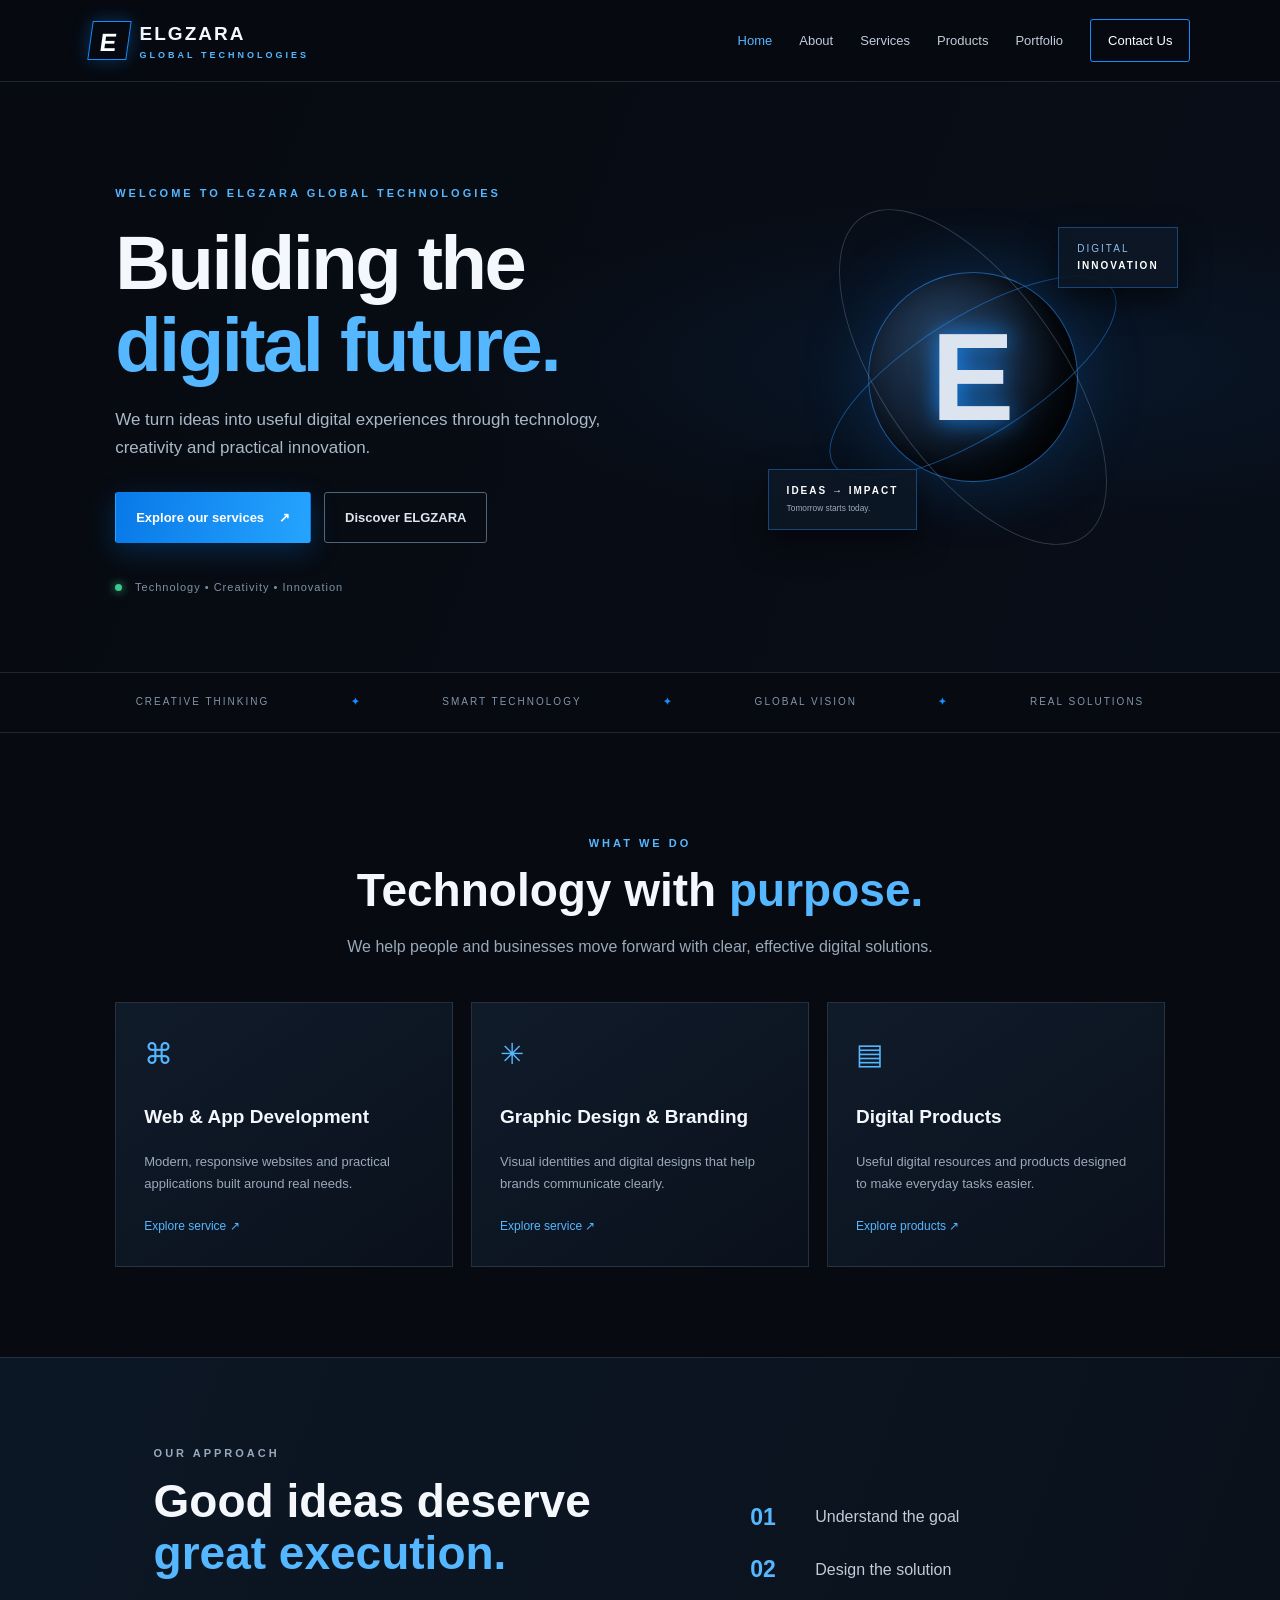
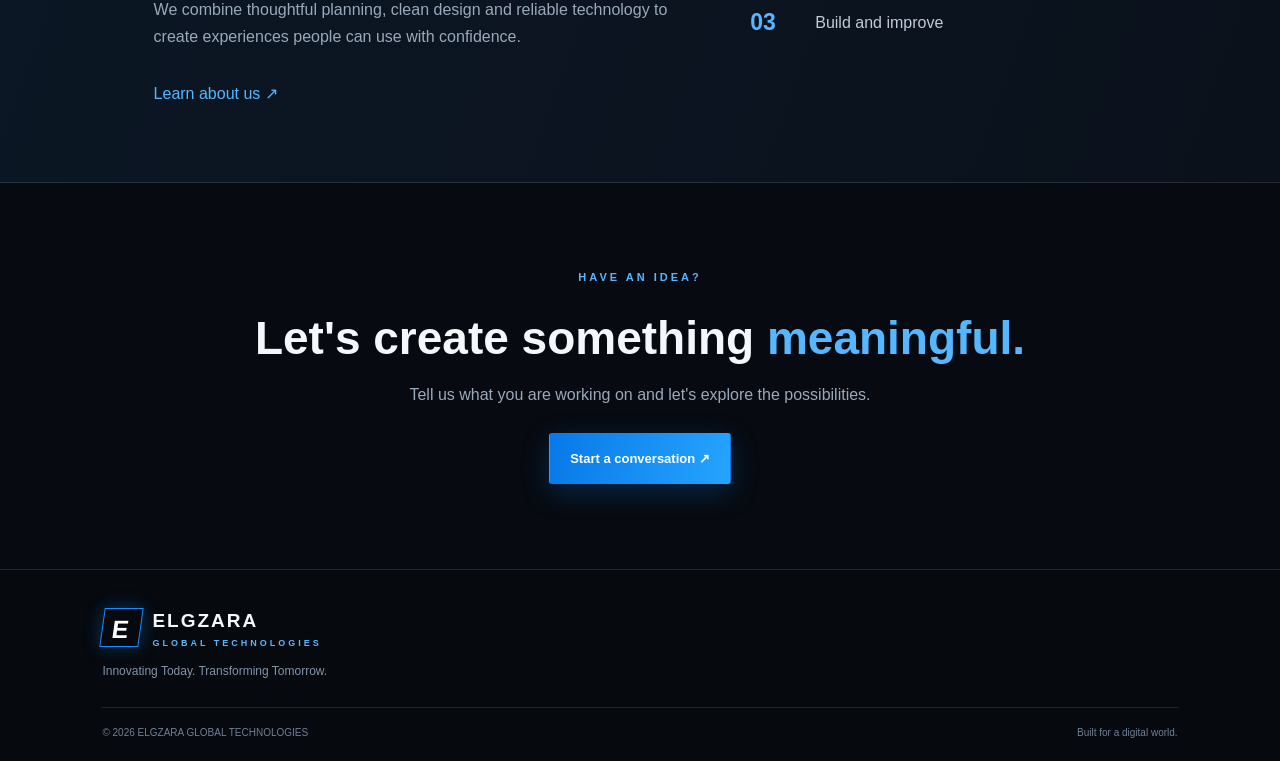
<file: index.html>
<!DOCTYPE html>
<html lang="en">
<head>
  <meta charset="UTF-8"><meta name="viewport" content="width=device-width, initial-scale=1">
  <meta name="description" content="ELGZARA GLOBAL TECHNOLOGIES builds digital experiences, websites, applications and creative solutions.">
  <title>ELGZARA GLOBAL TECHNOLOGIES | Home</title>
  <link rel="stylesheet" href="styles.css">
</head>
<body>
<header class="site-header"><a class="brand" href="index.html"><span class="brand-mark">E</span><span>ELGZARA<small>GLOBAL TECHNOLOGIES</small></span></a>
<button class="menu-toggle" aria-label="Open navigation" aria-expanded="false">☰</button>
<nav class="nav"><a class="active" href="index.html">Home</a><a href="about.html">About</a><a href="services.html">Services</a><a href="products.html">Products</a><a href="portfolio.html">Portfolio</a><a class="nav-cta" href="contact.html">Contact Us</a></nav></header>
<main>
<section class="hero">
  <div class="hero-glow"></div><div class="hero-content">
    <p class="eyebrow">WELCOME TO ELGZARA GLOBAL TECHNOLOGIES</p>
    <h1>Building the <span>digital future.</span></h1>
    <p class="hero-copy">We turn ideas into useful digital experiences through technology, creativity and practical innovation.</p>
    <div class="actions"><a class="button primary" href="services.html">Explore our services <span>↗</span></a><a class="button secondary" href="about.html">Discover ELGZARA</a></div>
    <div class="hero-note"><i></i> Technology • Creativity • Innovation</div>
  </div>
  <div class="hero-art" aria-hidden="true"><div class="orbit orbit-one"></div><div class="orbit orbit-two"></div><div class="globe"><span>E</span></div><div class="float-card card-top">DIGITAL<br><b>INNOVATION</b></div><div class="float-card card-bottom"><b>IDEAS → IMPACT</b><br><small>Tomorrow starts today.</small></div></div>
</section>
<section class="trust-strip"><span>CREATIVE THINKING</span><b>✦</b><span>SMART TECHNOLOGY</span><b>✦</b><span>GLOBAL VISION</span><b>✦</b><span>REAL SOLUTIONS</span></section>
<section class="section"><div class="section-heading"><p class="eyebrow">WHAT WE DO</p><h2>Technology with <span>purpose.</span></h2><p>We help people and businesses move forward with clear, effective digital solutions.</p></div>
<div class="cards">
  <article class="service-card"><div class="icon">⌘</div><h3>Web & App Development</h3><p>Modern, responsive websites and practical applications built around real needs.</p><a href="services.html">Explore service ↗</a></article>
  <article class="service-card"><div class="icon">✳</div><h3>Graphic Design & Branding</h3><p>Visual identities and digital designs that help brands communicate clearly.</p><a href="services.html">Explore service ↗</a></article>
  <article class="service-card"><div class="icon">▤</div><h3>Digital Products</h3><p>Useful digital resources and products designed to make everyday tasks easier.</p><a href="products.html">Explore products ↗</a></article>
</div></section>
<section class="feature-band"><div><p class="eyebrow">OUR APPROACH</p><h2>Good ideas deserve <span>great execution.</span></h2><p>We combine thoughtful planning, clean design and reliable technology to create experiences people can use with confidence.</p><a class="text-link" href="about.html">Learn about us ↗</a></div><div class="feature-stat"><strong>01</strong><span>Understand the goal</span><strong>02</strong><span>Design the solution</span><strong>03</strong><span>Build and improve</span></div></section>
<section class="cta-section"><p class="eyebrow">HAVE AN IDEA?</p><h2>Let's create something <span>meaningful.</span></h2><p>Tell us what you are working on and let's explore the possibilities.</p><a class="button primary" href="contact.html">Start a conversation ↗</a></section>
</main>
<footer class="footer"><a class="brand" href="index.html"><span class="brand-mark">E</span><span>ELGZARA<small>GLOBAL TECHNOLOGIES</small></span></a><p>Innovating Today. Transforming Tomorrow.</p><div class="footer-bottom"><span>© <span id="year"></span> ELGZARA GLOBAL TECHNOLOGIES</span><span>Built for a digital world.</span></div></footer>
<script src="script.js"></script></body></html>
</file>
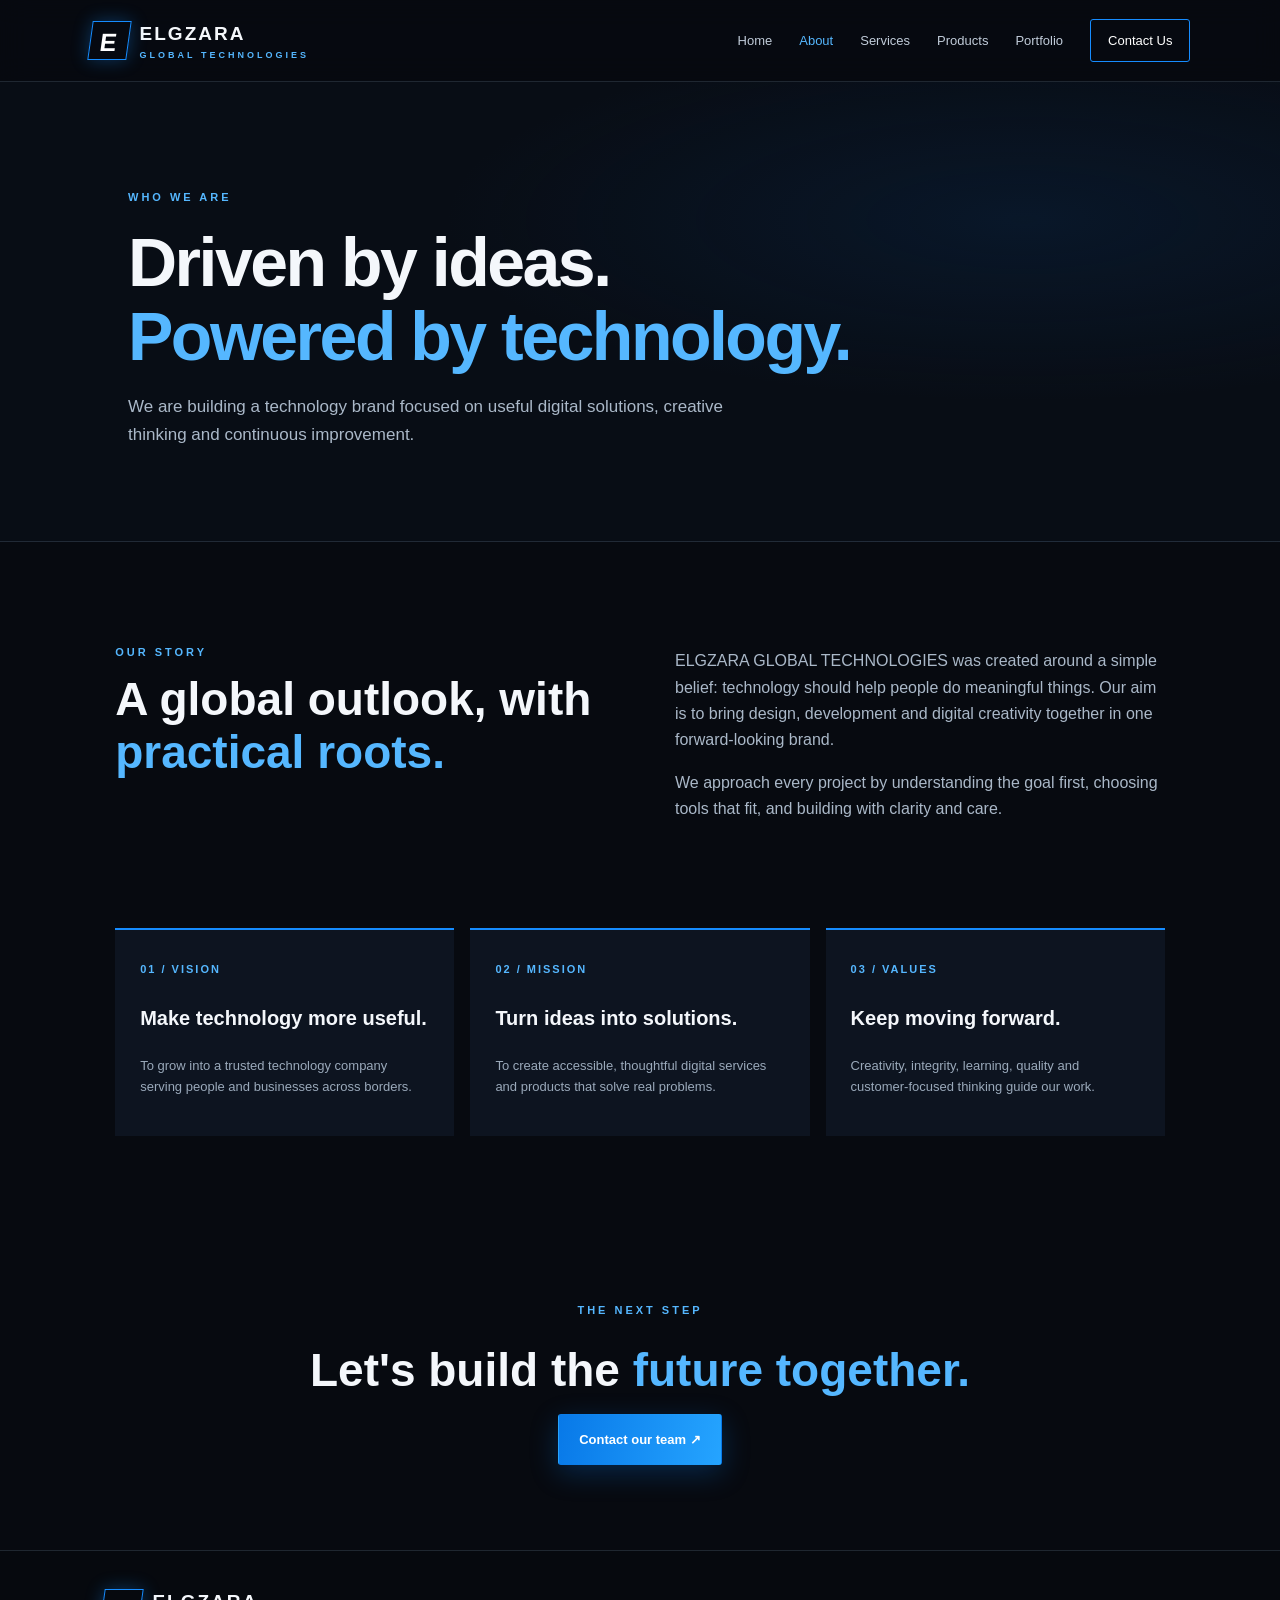
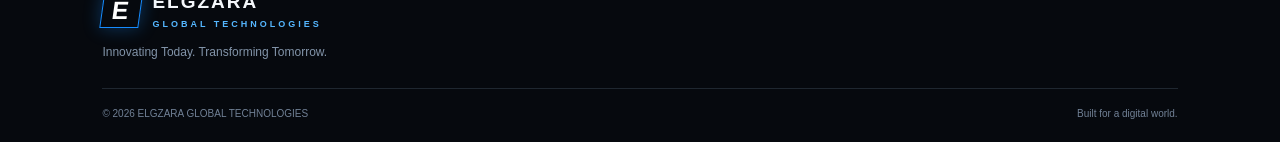
<file: about.html>
<!DOCTYPE html><html lang="en"><head><meta charset="UTF-8"><meta name="viewport" content="width=device-width, initial-scale=1"><meta name="description" content="Learn about ELGZARA GLOBAL TECHNOLOGIES."><title>About Us | ELGZARA GLOBAL TECHNOLOGIES</title><link rel="stylesheet" href="styles.css"></head><body>
<header class="site-header"><a class="brand" href="index.html"><span class="brand-mark">E</span><span>ELGZARA<small>GLOBAL TECHNOLOGIES</small></span></a><button class="menu-toggle" aria-label="Open navigation" aria-expanded="false">☰</button><nav class="nav"><a href="index.html">Home</a><a class="active" href="about.html">About</a><a href="services.html">Services</a><a href="products.html">Products</a><a href="portfolio.html">Portfolio</a><a class="nav-cta" href="contact.html">Contact Us</a></nav></header>
<main><section class="page-hero"><p class="eyebrow">WHO WE ARE</p><h1>Driven by ideas.<br><span>Powered by technology.</span></h1><p>We are building a technology brand focused on useful digital solutions, creative thinking and continuous improvement.</p></section>
<section class="section two-col"><div><p class="eyebrow">OUR STORY</p><h2>A global outlook, with <span>practical roots.</span></h2></div><div><p>ELGZARA GLOBAL TECHNOLOGIES was created around a simple belief: technology should help people do meaningful things. Our aim is to bring design, development and digital creativity together in one forward-looking brand.</p><p>We approach every project by understanding the goal first, choosing tools that fit, and building with clarity and care.</p></div></section>
<section class="values"><article><b>01 / VISION</b><h3>Make technology more useful.</h3><p>To grow into a trusted technology company serving people and businesses across borders.</p></article><article><b>02 / MISSION</b><h3>Turn ideas into solutions.</h3><p>To create accessible, thoughtful digital services and products that solve real problems.</p></article><article><b>03 / VALUES</b><h3>Keep moving forward.</h3><p>Creativity, integrity, learning, quality and customer-focused thinking guide our work.</p></article></section>
<section class="cta-section"><p class="eyebrow">THE NEXT STEP</p><h2>Let's build the <span>future together.</span></h2><a class="button primary" href="contact.html">Contact our team ↗</a></section></main>
<footer class="footer"><a class="brand" href="index.html"><span class="brand-mark">E</span><span>ELGZARA<small>GLOBAL TECHNOLOGIES</small></span></a><p>Innovating Today. Transforming Tomorrow.</p><div class="footer-bottom"><span>© <span id="year"></span> ELGZARA GLOBAL TECHNOLOGIES</span><span>Built for a digital world.</span></div></footer><script src="script.js"></script></body></html>
</file>
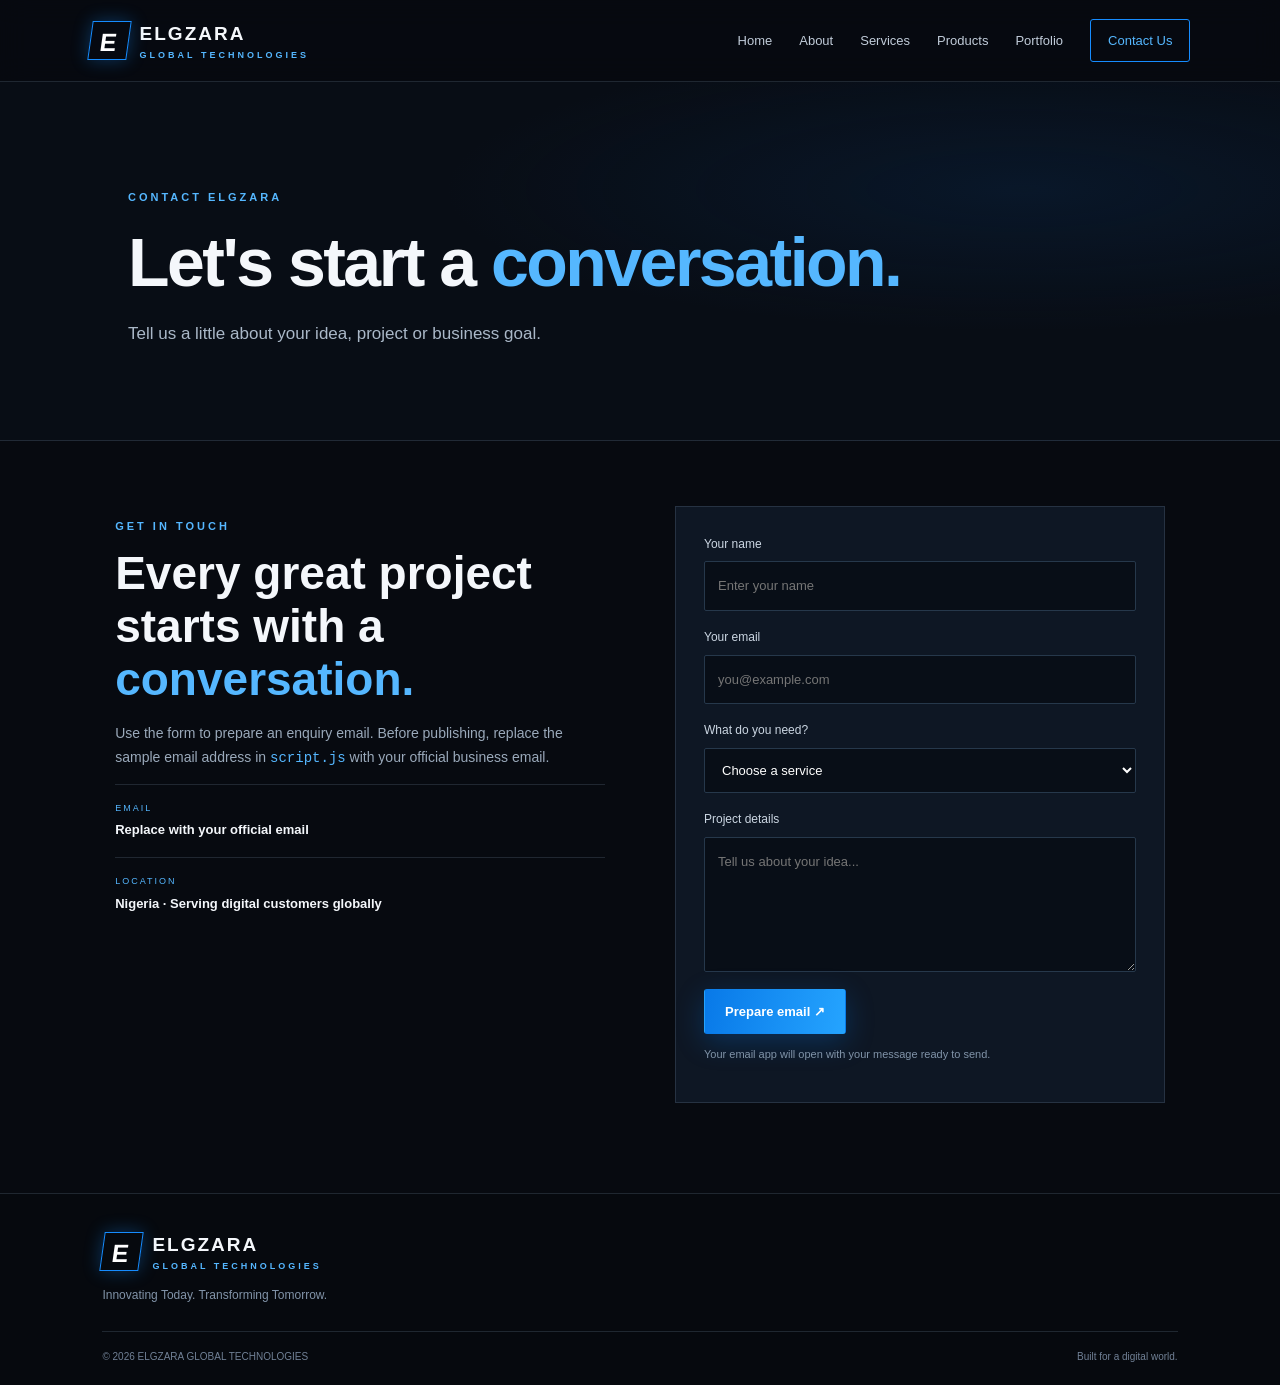
<file: contact.html>
<!DOCTYPE html><html lang="en"><head><meta charset="UTF-8"><meta name="viewport" content="width=device-width, initial-scale=1"><meta name="description" content="Contact ELGZARA GLOBAL TECHNOLOGIES about a project."><title>Contact | ELGZARA GLOBAL TECHNOLOGIES</title><link rel="stylesheet" href="styles.css"></head><body>
<header class="site-header"><a class="brand" href="index.html"><span class="brand-mark">E</span><span>ELGZARA<small>GLOBAL TECHNOLOGIES</small></span></a><button class="menu-toggle" aria-label="Open navigation" aria-expanded="false">☰</button><nav class="nav"><a href="index.html">Home</a><a href="about.html">About</a><a href="services.html">Services</a><a href="products.html">Products</a><a href="portfolio.html">Portfolio</a><a class="nav-cta active" href="contact.html">Contact Us</a></nav></header>
<main><section class="page-hero"><p class="eyebrow">CONTACT ELGZARA</p><h1>Let's start a <span>conversation.</span></h1><p>Tell us a little about your idea, project or business goal.</p></section>
<section class="contact-layout"><div><p class="eyebrow">GET IN TOUCH</p><h2>Every great project starts with a <span>conversation.</span></h2><p>Use the form to prepare an enquiry email. Before publishing, replace the sample email address in <code>script.js</code> with your official business email.</p><div class="contact-detail"><span>EMAIL</span><b>Replace with your official email</b></div><div class="contact-detail"><span>LOCATION</span><b>Nigeria · Serving digital customers globally</b></div></div>
<form class="contact-form" id="contactForm"><label>Your name<input name="name" required placeholder="Enter your name"></label><label>Your email<input name="email" type="email" required placeholder="you@example.com"></label><label>What do you need?<select name="service" required><option value="">Choose a service</option><option>Web or app development</option><option>Graphic design and branding</option><option>AI video and creative media</option><option>e-Learning or digital products</option><option>Other enquiry</option></select></label><label>Project details<textarea name="message" rows="5" required placeholder="Tell us about your idea..."></textarea></label><button class="button primary" type="submit">Prepare email ↗</button><p class="form-note" id="formNote">Your email app will open with your message ready to send.</p></form></section></main>
<footer class="footer"><a class="brand" href="index.html"><span class="brand-mark">E</span><span>ELGZARA<small>GLOBAL TECHNOLOGIES</small></span></a><p>Innovating Today. Transforming Tomorrow.</p><div class="footer-bottom"><span>© <span id="year"></span> ELGZARA GLOBAL TECHNOLOGIES</span><span>Built for a digital world.</span></div></footer><script src="script.js"></script></body></html>
</file>
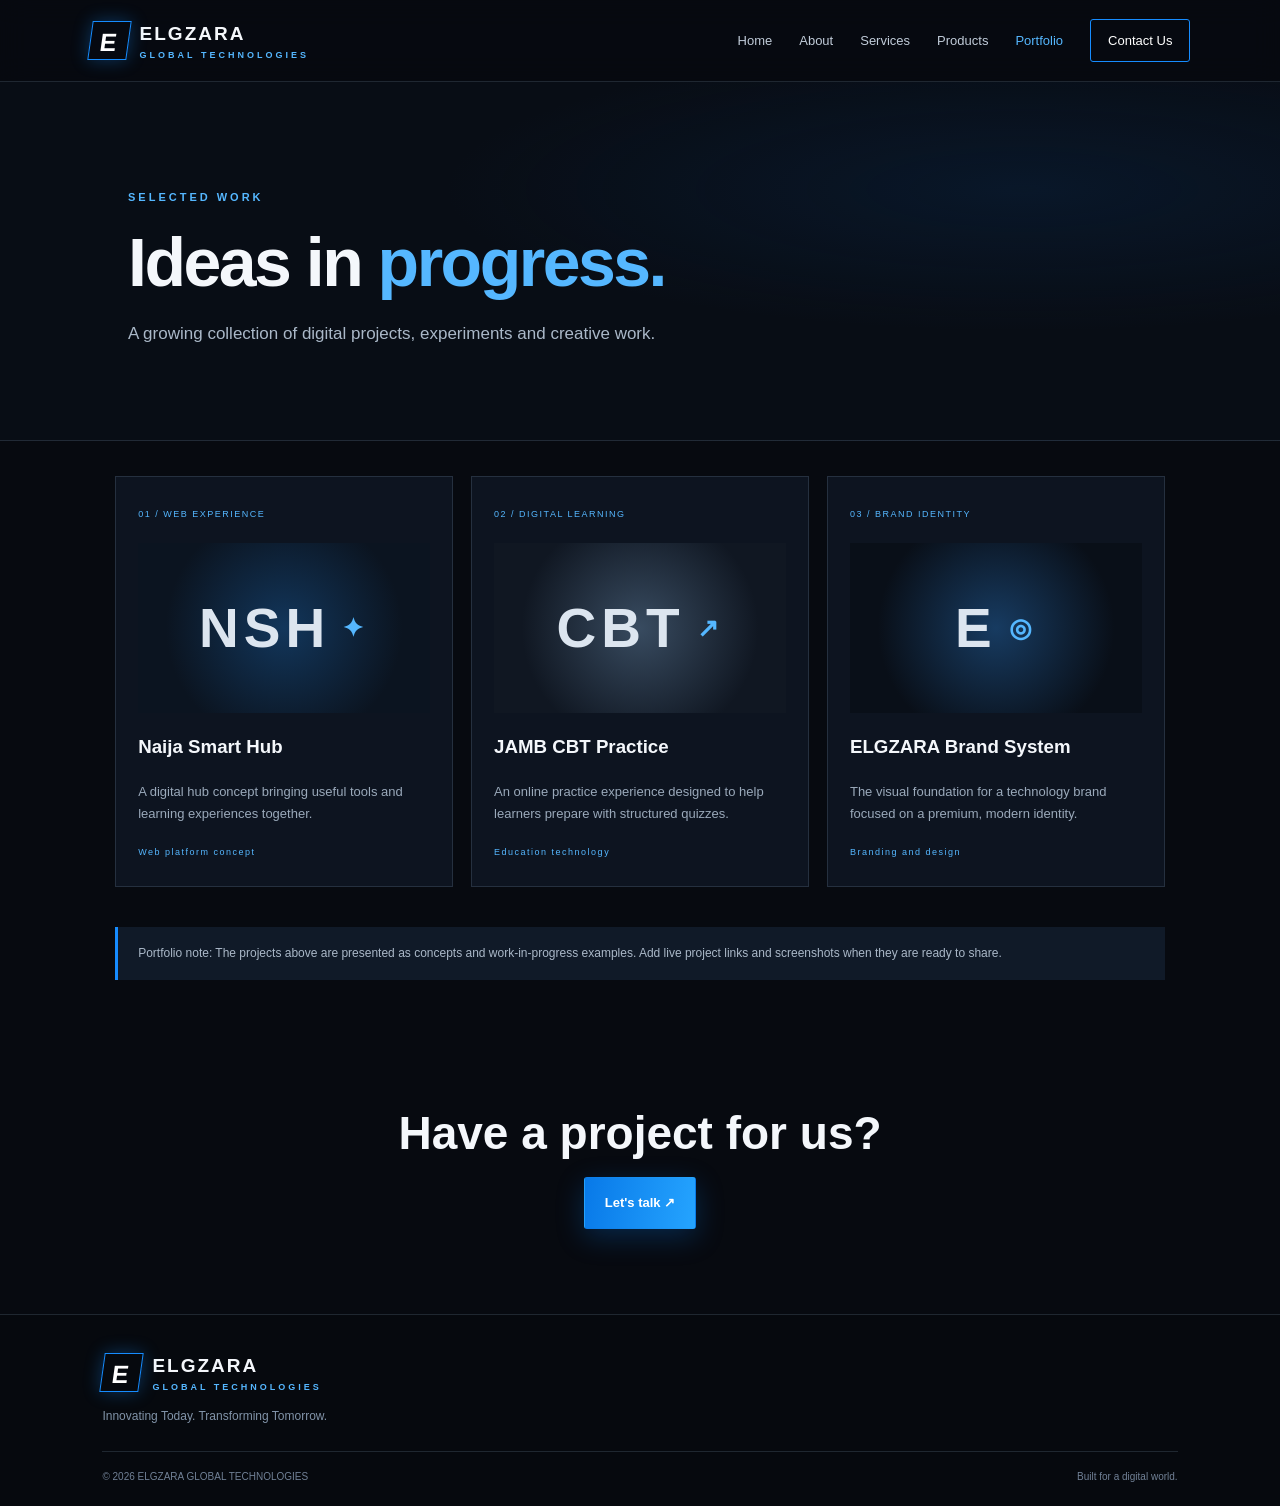
<file: portfolio.html>
<!DOCTYPE html><html lang="en"><head><meta charset="UTF-8"><meta name="viewport" content="width=device-width, initial-scale=1"><meta name="description" content="Portfolio and selected work from ELGZARA GLOBAL TECHNOLOGIES."><title>Portfolio | ELGZARA GLOBAL TECHNOLOGIES</title><link rel="stylesheet" href="styles.css"></head><body>
<header class="site-header"><a class="brand" href="index.html"><span class="brand-mark">E</span><span>ELGZARA<small>GLOBAL TECHNOLOGIES</small></span></a><button class="menu-toggle" aria-label="Open navigation" aria-expanded="false">☰</button><nav class="nav"><a href="index.html">Home</a><a href="about.html">About</a><a href="services.html">Services</a><a href="products.html">Products</a><a class="active" href="portfolio.html">Portfolio</a><a class="nav-cta" href="contact.html">Contact Us</a></nav></header>
<main><section class="page-hero"><p class="eyebrow">SELECTED WORK</p><h1>Ideas in <span>progress.</span></h1><p>A growing collection of digital projects, experiments and creative work.</p></section>
<section class="portfolio-grid"><article class="project-card project-blue"><span>01 / WEB EXPERIENCE</span><div class="project-art">NSH<span>✦</span></div><h3>Naija Smart Hub</h3><p>A digital hub concept bringing useful tools and learning experiences together.</p><small>Web platform concept</small></article><article class="project-card project-silver"><span>02 / DIGITAL LEARNING</span><div class="project-art">CBT<span>↗</span></div><h3>JAMB CBT Practice</h3><p>An online practice experience designed to help learners prepare with structured quizzes.</p><small>Education technology</small></article><article class="project-card project-dark"><span>03 / BRAND IDENTITY</span><div class="project-art">E<span>◎</span></div><h3>ELGZARA Brand System</h3><p>The visual foundation for a technology brand focused on a premium, modern identity.</p><small>Branding and design</small></article></section>
<div class="notice">Portfolio note: The projects above are presented as concepts and work-in-progress examples. Add live project links and screenshots when they are ready to share.</div><section class="cta-section"><h2>Have a project for us?</h2><a class="button primary" href="contact.html">Let's talk ↗</a></section></main>
<footer class="footer"><a class="brand" href="index.html"><span class="brand-mark">E</span><span>ELGZARA<small>GLOBAL TECHNOLOGIES</small></span></a><p>Innovating Today. Transforming Tomorrow.</p><div class="footer-bottom"><span>© <span id="year"></span> ELGZARA GLOBAL TECHNOLOGIES</span><span>Built for a digital world.</span></div></footer><script src="script.js"></script></body></html>
</file>
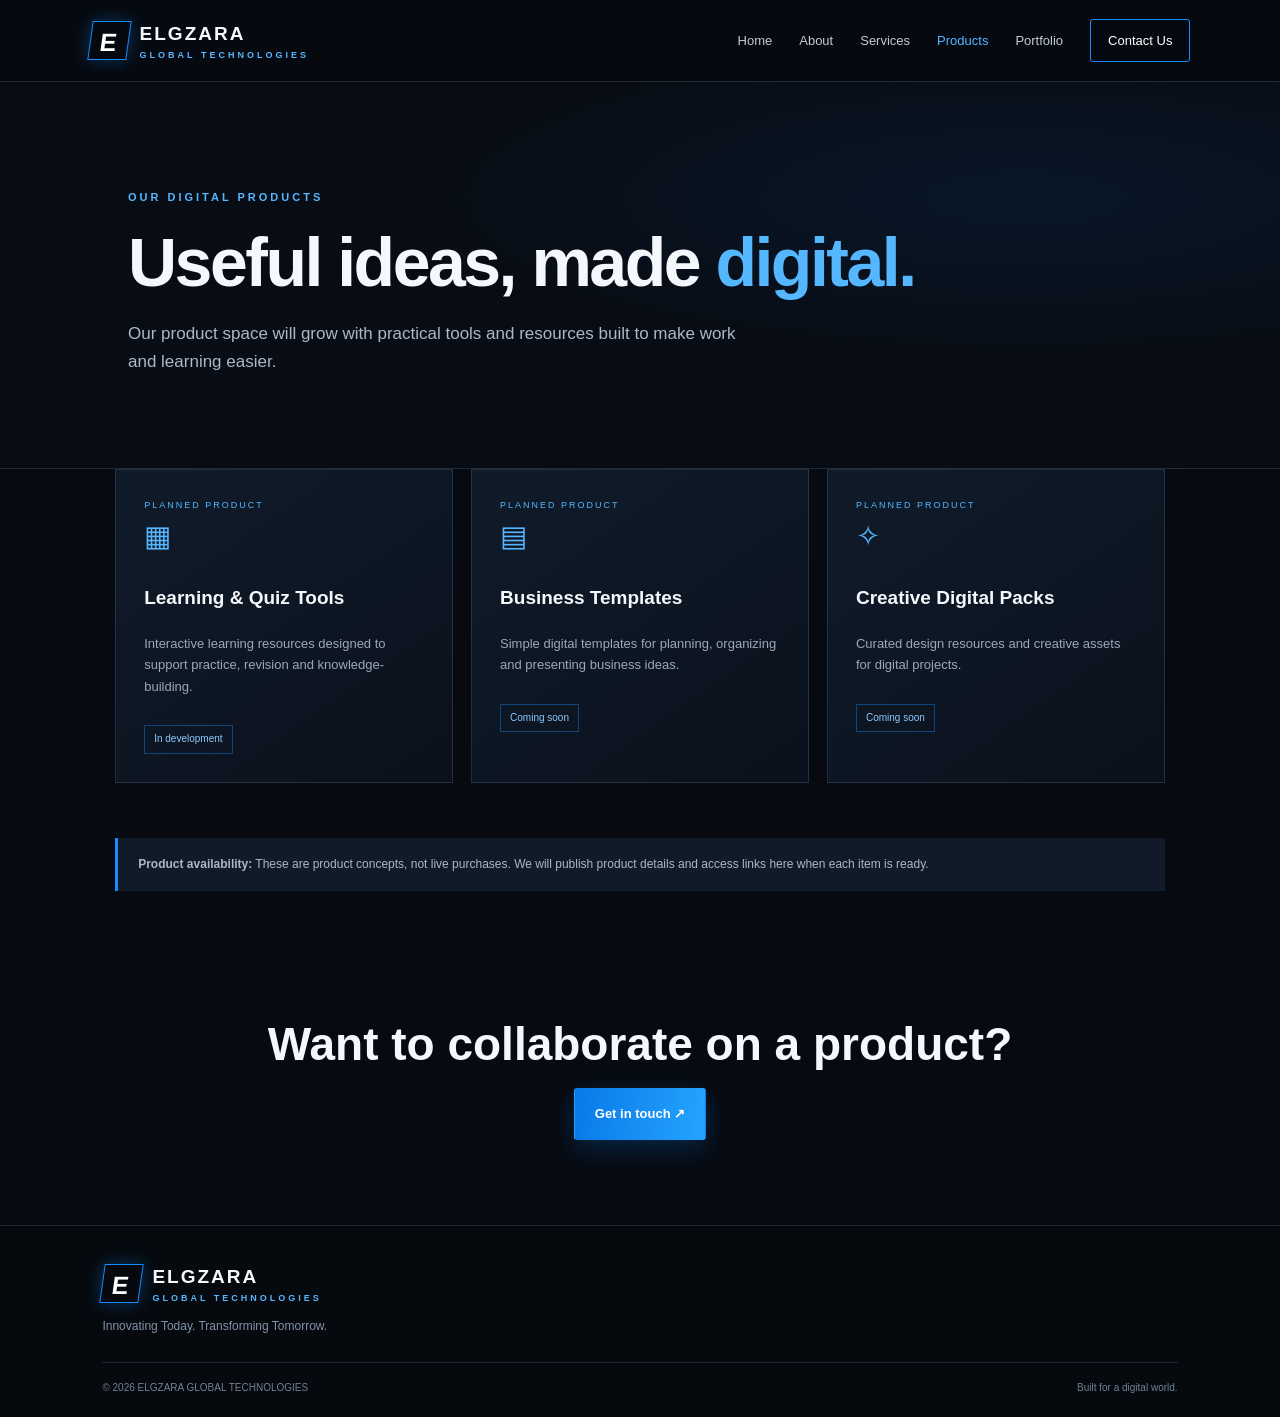
<file: products.html>
<!DOCTYPE html><html lang="en"><head><meta charset="UTF-8"><meta name="viewport" content="width=device-width, initial-scale=1"><meta name="description" content="Explore digital products by ELGZARA GLOBAL TECHNOLOGIES."><title>Products | ELGZARA GLOBAL TECHNOLOGIES</title><link rel="stylesheet" href="styles.css"></head><body>
<header class="site-header"><a class="brand" href="index.html"><span class="brand-mark">E</span><span>ELGZARA<small>GLOBAL TECHNOLOGIES</small></span></a><button class="menu-toggle" aria-label="Open navigation" aria-expanded="false">☰</button><nav class="nav"><a href="index.html">Home</a><a href="about.html">About</a><a href="services.html">Services</a><a class="active" href="products.html">Products</a><a href="portfolio.html">Portfolio</a><a class="nav-cta" href="contact.html">Contact Us</a></nav></header>
<main><section class="page-hero"><p class="eyebrow">OUR DIGITAL PRODUCTS</p><h1>Useful ideas, made <span>digital.</span></h1><p>Our product space will grow with practical tools and resources built to make work and learning easier.</p></section>
<section class="cards product-cards"><article class="service-card"><div class="product-tag">PLANNED PRODUCT</div><div class="icon">▦</div><h3>Learning & Quiz Tools</h3><p>Interactive learning resources designed to support practice, revision and knowledge-building.</p><span class="status">In development</span></article><article class="service-card"><div class="product-tag">PLANNED PRODUCT</div><div class="icon">▤</div><h3>Business Templates</h3><p>Simple digital templates for planning, organizing and presenting business ideas.</p><span class="status">Coming soon</span></article><article class="service-card"><div class="product-tag">PLANNED PRODUCT</div><div class="icon">✧</div><h3>Creative Digital Packs</h3><p>Curated design resources and creative assets for digital projects.</p><span class="status">Coming soon</span></article></section>
<div class="notice"><b>Product availability:</b> These are product concepts, not live purchases. We will publish product details and access links here when each item is ready.</div><section class="cta-section"><h2>Want to collaborate on a product?</h2><a class="button primary" href="contact.html">Get in touch ↗</a></section></main>
<footer class="footer"><a class="brand" href="index.html"><span class="brand-mark">E</span><span>ELGZARA<small>GLOBAL TECHNOLOGIES</small></span></a><p>Innovating Today. Transforming Tomorrow.</p><div class="footer-bottom"><span>© <span id="year"></span> ELGZARA GLOBAL TECHNOLOGIES</span><span>Built for a digital world.</span></div></footer><script src="script.js"></script></body></html>
</file>
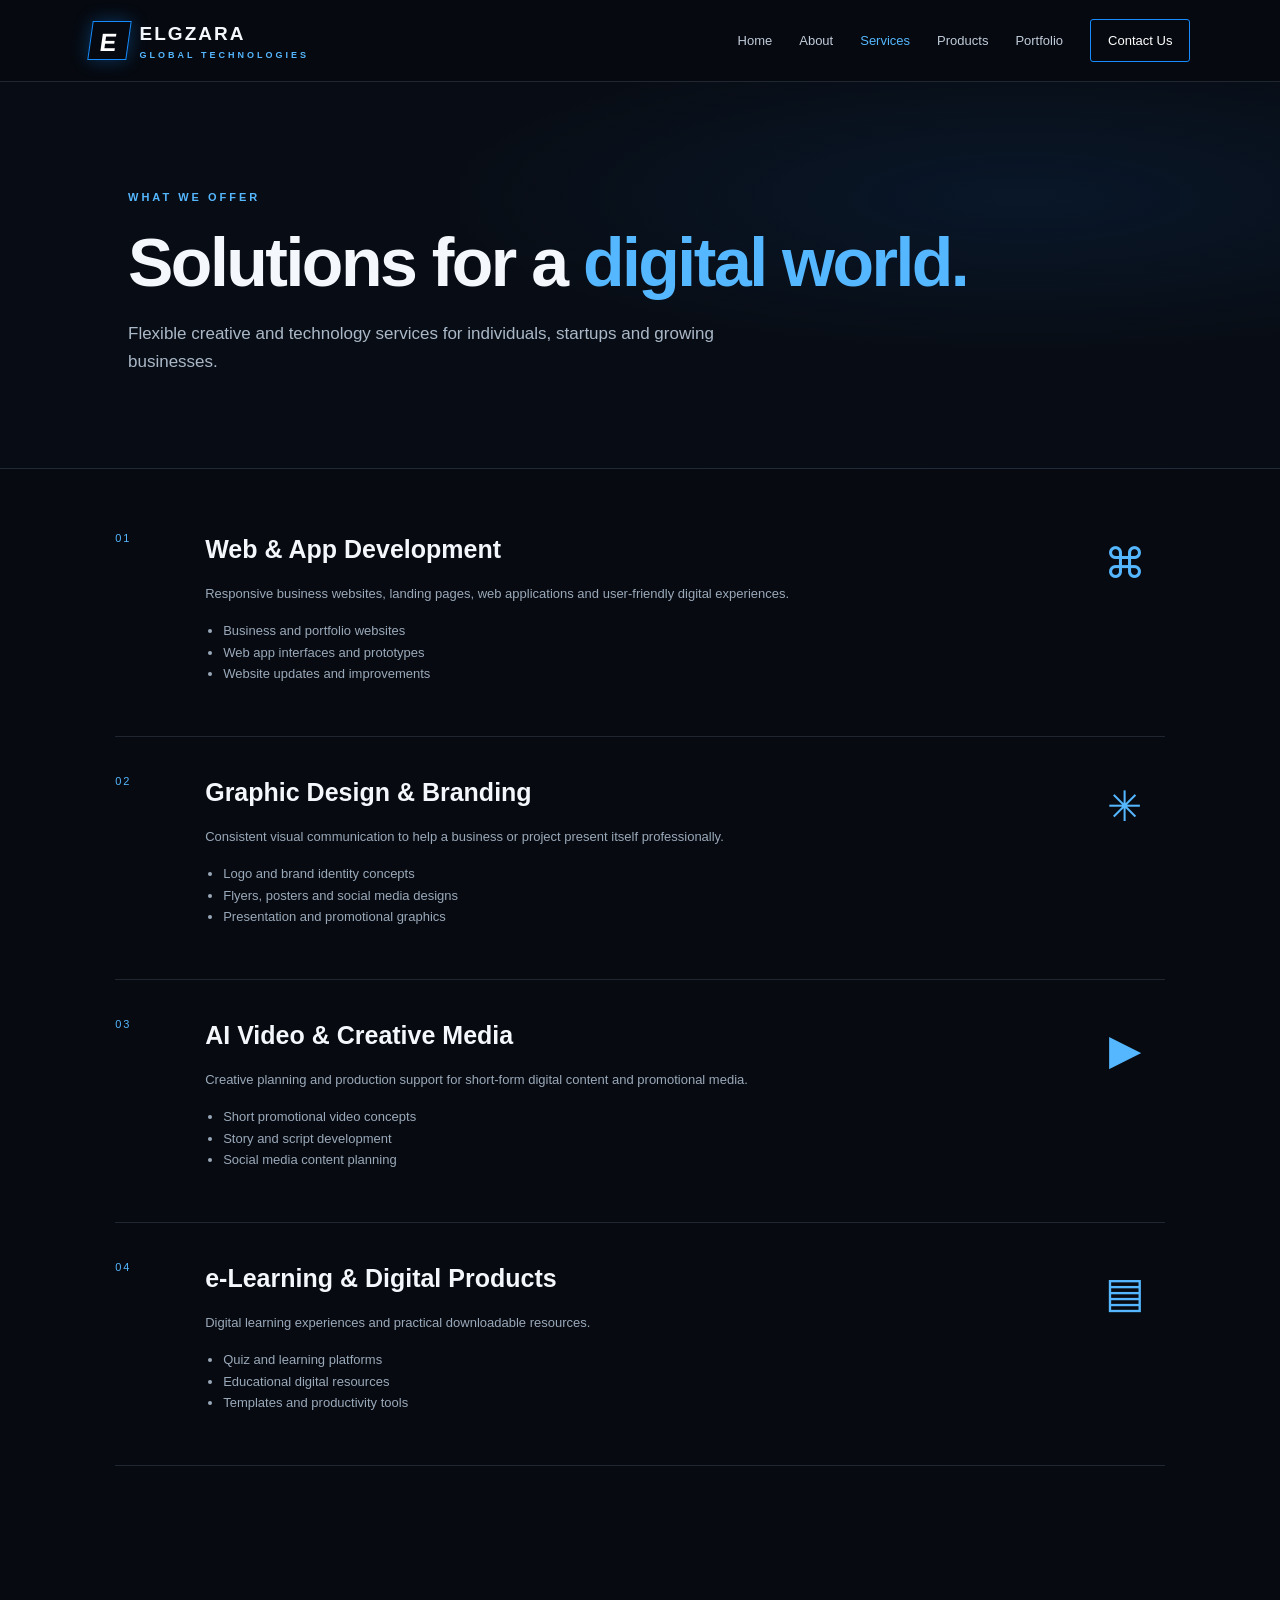
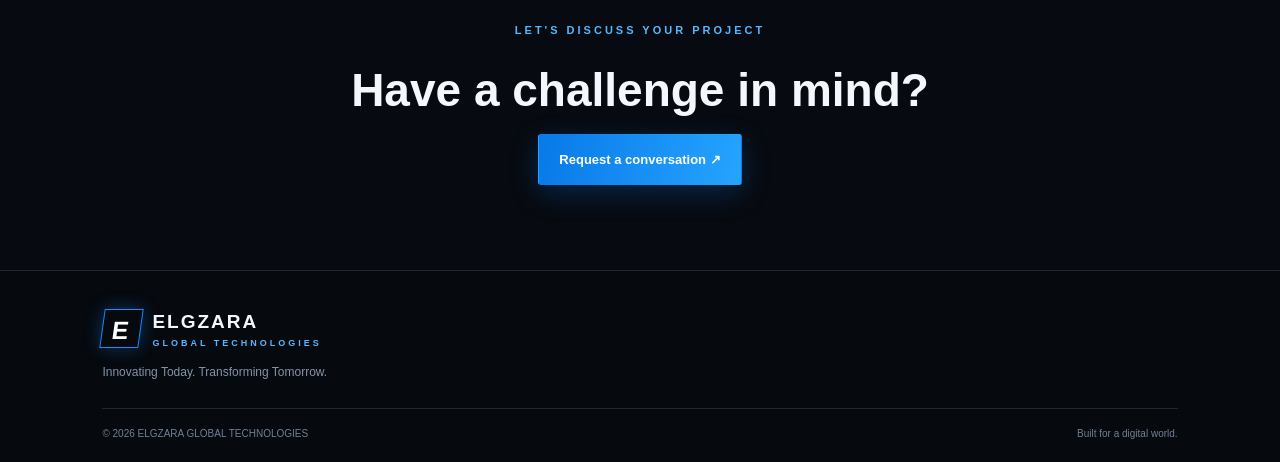
<file: services.html>
<!DOCTYPE html><html lang="en"><head><meta charset="UTF-8"><meta name="viewport" content="width=device-width, initial-scale=1"><meta name="description" content="Digital services from ELGZARA GLOBAL TECHNOLOGIES."><title>Services | ELGZARA GLOBAL TECHNOLOGIES</title><link rel="stylesheet" href="styles.css"></head><body>
<header class="site-header"><a class="brand" href="index.html"><span class="brand-mark">E</span><span>ELGZARA<small>GLOBAL TECHNOLOGIES</small></span></a><button class="menu-toggle" aria-label="Open navigation" aria-expanded="false">☰</button><nav class="nav"><a href="index.html">Home</a><a href="about.html">About</a><a class="active" href="services.html">Services</a><a href="products.html">Products</a><a href="portfolio.html">Portfolio</a><a class="nav-cta" href="contact.html">Contact Us</a></nav></header>
<main><section class="page-hero"><p class="eyebrow">WHAT WE OFFER</p><h1>Solutions for a <span>digital world.</span></h1><p>Flexible creative and technology services for individuals, startups and growing businesses.</p></section>
<section class="service-list">
<article><div class="service-number">01</div><div><h2>Web & App Development</h2><p>Responsive business websites, landing pages, web applications and user-friendly digital experiences.</p><ul><li>Business and portfolio websites</li><li>Web app interfaces and prototypes</li><li>Website updates and improvements</li></ul></div><div class="service-symbol">⌘</div></article>
<article><div class="service-number">02</div><div><h2>Graphic Design & Branding</h2><p>Consistent visual communication to help a business or project present itself professionally.</p><ul><li>Logo and brand identity concepts</li><li>Flyers, posters and social media designs</li><li>Presentation and promotional graphics</li></ul></div><div class="service-symbol">✳</div></article>
<article><div class="service-number">03</div><div><h2>AI Video & Creative Media</h2><p>Creative planning and production support for short-form digital content and promotional media.</p><ul><li>Short promotional video concepts</li><li>Story and script development</li><li>Social media content planning</li></ul></div><div class="service-symbol">▶</div></article>
<article><div class="service-number">04</div><div><h2>e-Learning & Digital Products</h2><p>Digital learning experiences and practical downloadable resources.</p><ul><li>Quiz and learning platforms</li><li>Educational digital resources</li><li>Templates and productivity tools</li></ul></div><div class="service-symbol">▤</div></article>
</section><section class="cta-section"><p class="eyebrow">LET'S DISCUSS YOUR PROJECT</p><h2>Have a challenge in mind?</h2><a class="button primary" href="contact.html">Request a conversation ↗</a></section></main>
<footer class="footer"><a class="brand" href="index.html"><span class="brand-mark">E</span><span>ELGZARA<small>GLOBAL TECHNOLOGIES</small></span></a><p>Innovating Today. Transforming Tomorrow.</p><div class="footer-bottom"><span>© <span id="year"></span> ELGZARA GLOBAL TECHNOLOGIES</span><span>Built for a digital world.</span></div></footer><script src="script.js"></script></body></html>
</file>
<file: styles.css>
:root{--bg:#070a10;--panel:#0d1420;--panel2:#101b2b;--blue:#168cff;--blue2:#55b7ff;--silver:#dce5ef;--muted:#9aa9ba;--line:rgba(160,190,220,.16)}*{box-sizing:border-box}html{scroll-behavior:smooth}body{margin:0;background:var(--bg);color:#f4f7fb;font-family:Arial,Helvetica,sans-serif;line-height:1.65}a{color:inherit;text-decoration:none}.site-header{height:82px;padding:0 7%;display:flex;align-items:center;justify-content:space-between;border-bottom:1px solid var(--line);background:rgba(7,10,16,.94);position:sticky;top:0;z-index:10;backdrop-filter:blur(14px)}.brand{display:flex;align-items:center;gap:11px;font-weight:800;letter-spacing:2px;font-size:19px}.brand small{display:block;font-size:9px;color:var(--blue2);letter-spacing:3px;line-height:1.5}.brand-mark{width:39px;height:39px;display:grid;place-items:center;border:1px solid var(--blue);color:#fff;font-size:25px;box-shadow:0 0 18px #168cff55;transform:skew(-8deg)}.nav{display:flex;align-items:center;gap:27px;font-size:13px;color:#c1ccda}.nav a:hover,.nav a.active{color:var(--blue2)}.nav .nav-cta{border:1px solid var(--blue);padding:10px 17px;border-radius:3px;color:white}.menu-toggle{display:none;background:none;border:0;color:white;font-size:25px}.hero{min-height:590px;padding:90px 9% 75px;display:flex;align-items:center;position:relative;overflow:hidden;background:radial-gradient(ellipse at 78% 48%,#0b326044,transparent 39%),linear-gradient(110deg,#070a10,#080e18)}.hero-content{max-width:610px;position:relative;z-index:2}.eyebrow{color:var(--blue2);font-size:11px;letter-spacing:3px;font-weight:bold}.hero h1,.page-hero h1{font-size:clamp(42px,6vw,76px);line-height:1.08;letter-spacing:-2.5px;margin:20px 0}.hero h1 span,.page-hero h1 span,h2 span{color:var(--blue2)}.hero-copy,.page-hero>p:last-child{max-width:540px;color:#aab8c8;font-size:17px}.actions{display:flex;gap:13px;flex-wrap:wrap;margin-top:30px}.button{display:inline-flex;align-items:center;justify-content:center;gap:15px;padding:14px 20px;border-radius:3px;font-size:13px;font-weight:bold;cursor:pointer;border:1px solid transparent}.primary{background:linear-gradient(100deg,#0879e8,#25a4ff);color:white;box-shadow:0 8px 28px #0879e844}.primary:hover{filter:brightness(1.13)}.secondary{border-color:#526477;color:#dbe6f1}.hero-note{margin-top:35px;color:#7f91a5;font-size:11px;letter-spacing:1px}.hero-note i{display:inline-block;width:7px;height:7px;border-radius:50%;background:#38c98c;margin-right:9px;box-shadow:0 0 10px #38c98c}.hero-art{position:absolute;right:8%;top:50%;transform:translateY(-50%);width:410px;height:410px;display:grid;place-items:center}.globe{width:210px;height:210px;border-radius:50%;display:grid;place-items:center;font-size:125px;font-weight:bold;color:#dce5ef;background:radial-gradient(circle at 35% 30%,#243d5b,#0b1523 65%);border:1px solid #268fff88;box-shadow:inset -20px -10px 45px #000,0 0 70px #168cff35}.globe span{text-shadow:0 0 24px #168cff}.orbit{position:absolute;border:1px solid #268fff77;border-radius:50%;width:330px;height:120px;transform:rotate(-32deg)}.orbit-two{width:390px;height:180px;transform:rotate(55deg);border-color:#9eb8d044}.float-card{position:absolute;background:#0c1725eF;border:1px solid #2a8fff66;padding:13px 18px;font-size:10px;letter-spacing:2px;color:#8fbce9;box-shadow:0 12px 30px #0008}.float-card b{color:#fff}.card-top{top:55px;right:0}.card-bottom{bottom:52px;left:0}.float-card small{color:#9aa9ba;letter-spacing:0}.trust-strip{padding:21px 8%;display:flex;justify-content:space-around;gap:15px;flex-wrap:wrap;border-top:1px solid var(--line);border-bottom:1px solid var(--line);color:#8294a9;font-size:10px;letter-spacing:2px}.trust-strip b{color:var(--blue)}.section{padding:90px 9%}.section-heading{text-align:center;max-width:650px;margin:0 auto 42px}.section h2,.feature-band h2,.cta-section h2,.two-col h2,.contact-layout h2{font-size:clamp(30px,4vw,46px);line-height:1.15;margin:12px 0 17px}.section-heading>p:last-child,.feature-band p,.cta-section>p:not(.eyebrow){color:var(--muted)}.cards{display:grid;grid-template-columns:repeat(3,1fr);gap:18px}.service-card{background:linear-gradient(145deg,#101b2a,#0a111c);border:1px solid var(--line);padding:28px;min-height:245px;transition:.25s}.service-card:hover{transform:translateY(-5px);border-color:#168cff88}.icon{font-size:29px;color:var(--blue2);margin-bottom:22px}.service-card h3{font-size:19px}.service-card p,.project-card p{font-size:13px;color:var(--muted)}.service-card>a{display:inline-block;color:var(--blue2);font-size:12px;margin-top:10px}.feature-band{padding:75px 12%;display:grid;grid-template-columns:1.4fr 1fr;gap:70px;background:linear-gradient(110deg,#0c1725,#0a111b);border-top:1px solid var(--line);border-bottom:1px solid var(--line)}.feature-band>div:first-child>p:not(.eyebrow){max-width:550px}.text-link{display:inline-block;color:var(--blue2);margin-top:15px}.feature-stat{display:grid;grid-template-columns:50px 1fr;gap:15px;align-content:center}.feature-stat strong{font-size:23px;color:var(--blue2)}.feature-stat span{align-self:center;color:#c1ccda}.cta-section{text-align:center;padding:85px 20px}.cta-section>p{max-width:600px;margin:0 auto 25px}.footer{padding:35px 8% 20px;border-top:1px solid var(--line);background:#06090e}.footer>p{color:#8294a9;font-size:12px}.footer-bottom{border-top:1px solid var(--line);margin-top:25px;padding-top:17px;display:flex;justify-content:space-between;color:#718196;font-size:10px}.page-hero{padding:95px 10% 75px;background:radial-gradient(ellipse at 80% 30%,#0b326044,transparent 40%),#080d15;border-bottom:1px solid var(--line)}.page-hero h1{font-size:clamp(42px,6vw,68px)}.page-hero>p:last-child{max-width:620px}.two-col{display:grid;grid-template-columns:1fr 1fr;gap:70px}.two-col>div:nth-child(2){color:#aab8c8}.values{padding:0 9% 80px;display:grid;grid-template-columns:repeat(3,1fr);gap:16px}.values article{padding:25px;border-top:2px solid var(--blue);background:#0d1420}.values b,.service-number{font-size:11px;color:var(--blue2);letter-spacing:2px}.values h3{font-size:20px}.values p{font-size:13px;color:var(--muted)}.service-list{padding:25px 9% 70px}.service-list article{display:grid;grid-template-columns:65px 1fr 80px;gap:25px;padding:35px 0;border-bottom:1px solid var(--line)}.service-list h2{margin:0 0 8px;font-size:25px}.service-list p,.service-list li{color:var(--muted);font-size:13px}.service-list ul{padding-left:18px}.service-symbol{font-size:42px;color:var(--blue2);text-align:center}.product-cards{padding:0 9% 35px}.product-tag{font-size:9px;color:var(--blue2);letter-spacing:2px}.status{display:inline-block;margin-top:15px;padding:5px 9px;border:1px solid #168cff66;color:#8fcaff;font-size:10px}.notice{margin:20px 9% 30px;padding:17px 20px;background:#101a28;border-left:3px solid var(--blue);color:#aab8c8;font-size:12px}.portfolio-grid{padding:35px 9% 20px;display:grid;grid-template-columns:repeat(3,1fr);gap:18px}.project-card{padding:22px;border:1px solid var(--line);background:#0d1420}.project-card>span,.project-card small{font-size:9px;letter-spacing:1.5px;color:var(--blue2)}.project-art{height:170px;margin:18px 0;display:flex;align-items:center;justify-content:center;font-size:55px;font-weight:bold;letter-spacing:5px;background:radial-gradient(circle,#12365b,#0b1420 70%);color:#dce5ef}.project-art span{font-size:26px;color:var(--blue2);margin-left:12px}.project-silver .project-art{background:radial-gradient(circle,#384b60,#101722 70%)}.project-dark .project-art{background:radial-gradient(circle,#173b61,#090f18 70%)}.contact-layout{padding:65px 9% 90px;display:grid;grid-template-columns:1fr 1fr;gap:70px}.contact-layout>div>p:not(.eyebrow){color:var(--muted);font-size:14px}.contact-detail{border-top:1px solid var(--line);padding:16px 0;display:flex;flex-direction:column;gap:4px}.contact-detail span{font-size:9px;letter-spacing:2px;color:var(--blue2)}.contact-detail b{font-size:13px}.contact-form{padding:28px;background:#0e1724;border:1px solid var(--line)}.contact-form label{display:block;margin-bottom:17px;font-size:12px;color:#cbd6e2}.contact-form input,.contact-form select,.contact-form textarea{display:block;width:100%;margin-top:7px;padding:13px;background:#080e17;border:1px solid #26384b;border-radius:2px;color:#fff;font:inherit;font-size:13px}.contact-form input:focus,.contact-form select:focus,.contact-form textarea:focus{outline:1px solid var(--blue)}.form-note{font-size:11px;color:#8194a9}code{color:var(--blue2)}@media(max-width:900px){.hero-art{right:-80px;opacity:.45}.hero-content{max-width:600px}.nav{gap:14px}.cards,.portfolio-grid{grid-template-columns:1fr 1fr}.feature-band{padding:60px 8%}}@media(max-width:680px){.site-header{height:70px;padding:0 5%}.menu-toggle{display:block}.nav{display:none;position:absolute;top:69px;left:0;right:0;background:#0a111c;padding:18px 6% 25px;flex-direction:column;align-items:stretch;border-bottom:1px solid var(--line)}.nav.open{display:flex}.nav a{padding:8px 0}.nav .nav-cta{padding:10px 14px;text-align:center}.brand{font-size:16px}.hero{min-height:600px;padding:75px 7%}.hero-art{right:-180px;opacity:.25}.hero h1{font-size:49px}.hero-copy{font-size:15px}.trust-strip{font-size:8px}.section{padding:65px 7%}.cards,.portfolio-grid,.values{grid-template-columns:1fr}.feature-band,.two-col,.contact-layout{grid-template-columns:1fr;gap:25px}.feature-band{padding:60px 7%}.page-hero{padding:75px 7% 55px}.service-list{padding:15px 7% 55px}.service-list article{grid-template-columns:38px 1fr;gap:12px}.service-symbol{display:none}.product-cards{padding:0 7% 25px}.notice{margin:15px 7% 25px}.contact-layout{padding:45px 7% 65px}.footer{padding:30px 7% 18px}.footer-bottom{gap:12px;flex-direction:column}.values{padding:0 7% 60px}}
</file>
